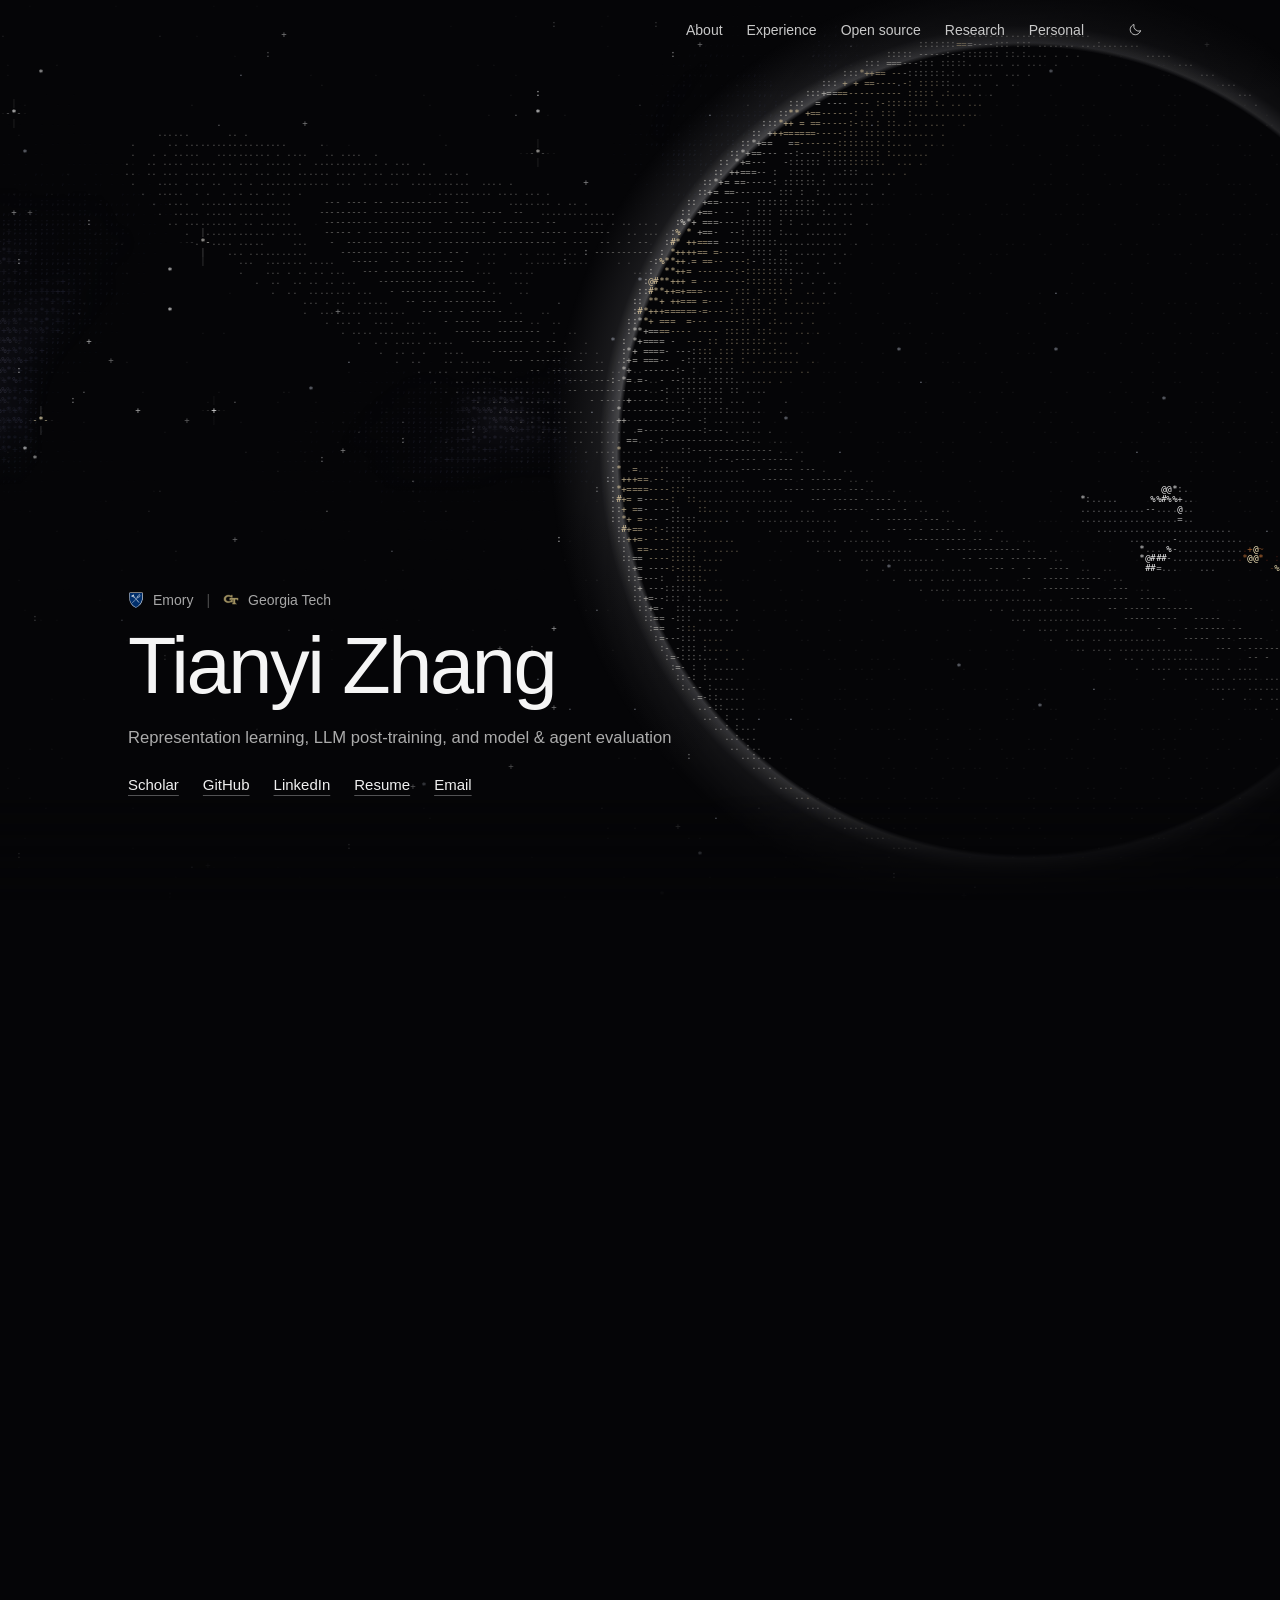
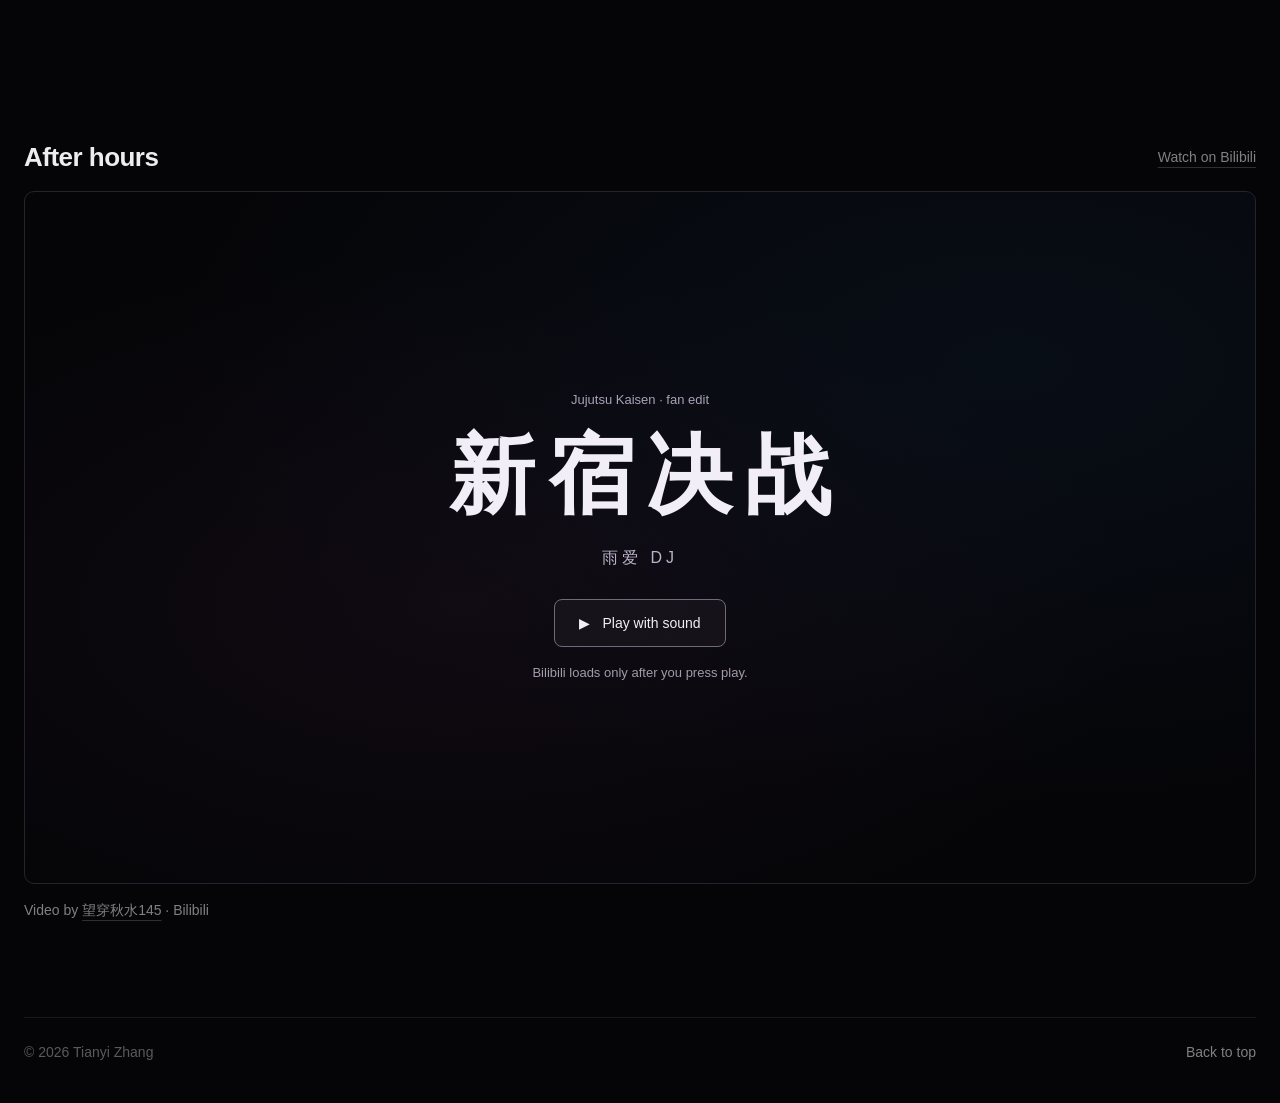
<file: index.html>
<!doctype html>
<html lang="en">
<head>
<meta charset="utf-8">
<meta name="viewport" content="width=device-width, initial-scale=1">
<title>Tianyi Zhang</title>
<meta name="description" content="Tianyi Zhang works on representation learning, LLM post-training, and model and agent evaluation.">
<meta name="color-scheme" content="dark light">
<meta name="theme-color" content="#050507">
<meta property="og:type" content="website">
<meta property="og:url" content="https://tianyi-zhang-02.github.io/">
<meta property="og:title" content="Tianyi Zhang">
<meta property="og:description" content="Representation learning, LLM post-training, and model and agent evaluation. ICML 2026, NVIDIA NeMo RL, LinkedIn.">
<meta property="og:image" content="https://tianyi-zhang-02.github.io/images/og.png">
<meta property="og:image:width" content="1200">
<meta property="og:image:height" content="630">
<meta property="og:image:alt" content="Tianyi Zhang, beside a ringed planet drawn in characters">
<meta name="twitter:card" content="summary_large_image">
<meta name="referrer" content="no-referrer">
<meta http-equiv="Content-Security-Policy" content="default-src 'self'; base-uri 'none'; form-action 'none'; object-src 'none'; script-src 'self'; style-src 'self'; img-src 'self' data:; media-src 'self'; frame-src https://open.spotify.com https://player.bilibili.com; connect-src https://api.github.com; font-src 'self'; worker-src 'none'; upgrade-insecure-requests">
<link rel="icon" href="data:image/svg+xml,%3Csvg xmlns='http://www.w3.org/2000/svg' viewBox='0 0 32 32'%3E%3Ccircle cx='19' cy='17' r='9' fill='%23b8c6e4'/%3E%3Cellipse cx='19' cy='17' rx='15' ry='4' fill='none' stroke='%23d8c49c' stroke-width='1.6' transform='rotate(-18 19 17)'/%3E%3Ccircle cx='5' cy='6' r='1.6' fill='%23ff9446'/%3E%3C/svg%3E">
<link rel="stylesheet" href="site.css?v=17">
<script src="theme-init.js?v=3"></script>
</head>
<body class="portfolio-refined">

<a class="skip-to-profile" href="#top">Skip to profile</a>

<header class="portfolio-bar">
  <div class="portfolio-bar-inner">
    <a class="portfolio-wordmark" href="#profile" aria-label="Tianyi Zhang — back to the top">Tianyi Zhang</a>
    <nav class="section-nav" aria-label="Page sections">
      <a href="#top">About</a>
      <a href="#experience">Experience</a>
      <a href="#work">Open source</a>
      <a href="#publications">Research</a>
      <a href="#personal">Personal</a>
    </nav>
    <button class="theme-toggle" type="button" aria-label="Switch colour theme" title="Switch colour theme">
      <svg class="tt-sun" viewBox="0 0 24 24" aria-hidden="true"><circle cx="12" cy="12" r="4.2"/><path d="M12 2.6v2.2M12 19.2v2.2M4.2 12H2M22 12h-2.2M6.5 6.5 4.9 4.9M19.1 19.1l-1.6-1.6M17.5 6.5l1.6-1.6M4.9 19.1l1.6-1.6"/></svg>
      <svg class="tt-moon" viewBox="0 0 24 24" aria-hidden="true"><path d="M20 14.4A8.4 8.4 0 0 1 9.6 4a8.4 8.4 0 1 0 10.4 10.4Z"/></svg>
    </button>
  </div>
</header>

<section class="sky-hero" id="profile" aria-label="Introduction">
  <canvas class="ascii-sky" aria-hidden="true"></canvas>
  <div class="hero-copy">
    <p class="kicker"><img src="images/emory.svg" alt="">Emory <span class="sep" aria-hidden="true">|</span> <img src="images/gatech.ico" alt="">Georgia Tech</p>
    <h1 class="hero-name" aria-label="Tianyi Zhang">Tianyi Zhang</h1>
    <p class="hero-line">Representation learning, LLM post-training, and model &amp; agent evaluation</p>
    <nav class="hero-links" aria-label="Primary links">
      <a href="https://scholar.google.com/citations?hl=en&amp;view_op=list_works&amp;user=46rbYk0AAAAJ">Scholar</a>
      <a href="https://github.com/tianyi-zhang-02">GitHub</a>
      <a href="https://www.linkedin.com/in/tianyi-zhang2002/">LinkedIn</a>
      <a href="resume/Tianyi_Zhang_Resume_EN.pdf" target="_blank" rel="noopener">Resume</a>
      <a href="mailto:zhangtianyi975@gmail.com">Email</a>
    </nav>
  </div>
</section>

<main class="page">
  <section id="top" class="compact-section about-section">
    <h2 class="section-title">About</h2>
    <div class="about-grid">
      <img class="portrait" src="images/tianyi-zhang.jpg" alt="Portrait of Tianyi Zhang" width="1111" height="1200" loading="lazy" decoding="async">
      <div class="about-copy">
        <p>I’m a master’s student in computer science at <a class="entity-link" href="https://www.gatech.edu/"><img src="images/gatech.ico" alt=""><strong>Georgia Tech</strong></a>, graduating in May 2027.</p>
        <p>Most recently I worked on LLM-based recommendation at <a class="entity-link" href="https://www.linkedin.com/"><img src="images/linkedin.ico" alt=""><strong>LinkedIn</strong></a>. Before that, at <a class="entity-link" href="https://research.nvidia.com/"><img src="images/gatech.ico" alt=""><strong>GT EIC Lab</strong> × <img src="images/nvidia.ico" alt=""><strong>NVIDIA AI Research</strong></a>, I worked on agent evaluation and benchmark auditing (<a href="https://proceedings.mlr.press/v306/suh26a.html">ICML 2026</a>). My research began at <a class="entity-link" href="https://www.emory.edu/"><img src="images/emory.svg" alt=""><strong>Emory</strong></a>, with directed and time-varying brain networks.</p>
        <p>My interests are representation learning, LLM post-training, and model and agent evaluation. I’m particularly interested in <mark>how models learn from sparse or noisy feedback</mark>.</p>
        <p>I’m always glad to hear about <mark>research collaborations</mark>, or to talk through <mark>an interesting research or engineering problem</mark>. Email me at <a class="entity-link" href="mailto:zhangtianyi975@gmail.com">zhangtianyi975@gmail.com</a>.</p>
        <dl class="spec">
          <div>
            <dt>Education</dt>
            <dd><strong><img src="images/gatech.ico" alt="" width="16" height="16">Georgia Tech</strong><span>M.S. in Computer Science</span><span>2025–2027</span></dd>
            <dd><strong><img src="images/emory.svg" alt="" width="16" height="16">Emory University</strong><span>B.S. in Data Science</span><span>2021–2025</span></dd>
          </div>
          <div>
            <dt>Resume</dt>
            <dd class="resume-links"><a href="resume/Tianyi_Zhang_Resume_EN.pdf" target="_blank" rel="noopener">English</a><a href="resume/Tianyi_Zhang_Resume_ZH.pdf" target="_blank" rel="noopener">Chinese</a></dd>
            <dd class="resume-updated">Last updated · <time datetime="2026-11-18">November 18, 2026</time></dd>
          </div>
        </dl>
      </div>
    </div>
  </section>

  <section id="experience" class="compact-section">
    <h2 class="section-title">Experience</h2>
    <ol class="log">
      <li class="log-row">
        <time class="log-when">May – Aug 2026</time>
        <div class="log-body">
          <h3><a href="https://www.linkedin.com/"><img src="images/linkedin.ico" alt="">LinkedIn</a></h3>
          <p>Machine Learning Engineer Intern · LLM-based recommendation for the home feed</p>
          <p class="log-detail">Training data, model design and offline evaluation for a production two-tower retriever.</p>
        </div>
      </li>
      <li class="log-row">
        <time class="log-when">Jul – Dec 2025</time>
        <div class="log-body">
          <h3><span class="log-marks" aria-hidden="true"><img src="images/gatech.ico" alt=""><img src="images/nvidia.ico" alt=""></span>Georgia Tech EIC Lab × NVIDIA AI Research</h3>
          <p>Student Researcher <span class="tag">ICML 2026</span> · Agent evaluation</p>
          <p class="log-detail">Built COBA, the benchmark-auditing pipeline in AgentSuite: a taxonomy-guided LLM judge with structural checks that finds broken tasks in agent benchmarks.</p>
        </div>
      </li>
      <li class="log-row">
        <time class="log-when">Dec 2023 – May 2025</time>
        <div class="log-body">
          <h3><a href="https://www.emory.edu/"><img src="images/emory.svg" alt="">Emory · Graph Mining Lab</a></h3>
          <p>Student Researcher · Graph learning for brain connectivity <span class="tag">AIME, EMBC 2025</span></p>
          <p class="log-detail">Directed brain networks from fMRI time series, and a transformer over recurring connectivity states.</p>
        </div>
      </li>
    </ol>
  </section>

  <section id="work" class="compact-section" aria-labelledby="open-source-title">
    <h2 class="section-title" id="open-source-title">Open source</h2>
    <ol class="oss-timeline" aria-label="Open-source projects, ongoing first">
      <li class="oss-entry oss-entry-current">
        <p class="oss-period"><time datetime="2026-07">Jul 2026</time> <span class="oss-period-end">— Present</span></p>
        <article id="notes" class="oss-project" aria-labelledby="notes-title" data-github-repo="tianyi-zhang-02/cooking-agi">
          <header class="oss-project-heading">
            <a class="oss-mark" href="https://tianyi-zhang-02.github.io/cooking-agi/index.en.html" aria-label="Cooking AGI"><img src="images/notes.svg" alt=""></a>
            <div>
              <h3 id="notes-title"><a href="https://tianyi-zhang-02.github.io/cooking-agi/index.en.html">Cooking AGI</a></h3>
              <p class="oss-role">Creator &amp; maintainer <span class="oss-stars" title="GitHub stars" aria-label="36 GitHub stars">★ <span data-github-star-count>36</span></span></p>
            </div>
          </header>
          <p class="oss-description">Open ML and LLM notes in English and Chinese, with interactive diagrams, coding exercises and interview study plans.</p>
          <div class="oss-actions">
            <a href="https://tianyi-zhang-02.github.io/cooking-agi/index.en.html">Read in English</a>
            <a href="https://tianyi-zhang-02.github.io/cooking-agi/index.zh.html" lang="zh-Hans">中文</a>
            <a href="https://github.com/tianyi-zhang-02/cooking-agi">GitHub</a>
          </div>
        </article>
      </li>
      <li class="oss-entry">
        <p class="oss-period"><time datetime="2026-07">Jul 2026</time> <span class="oss-period-end">— <time datetime="2026-10">Oct 2026</time></span></p>
        <article class="oss-project" aria-labelledby="nemo-title" data-github-repo="NVIDIA-NeMo/RL">
          <header class="oss-project-heading">
            <a class="oss-mark" href="https://github.com/NVIDIA-NeMo/RL" aria-label="NVIDIA NeMo RL repository"><img src="images/nvidia.ico" alt=""></a>
            <div>
              <h3 id="nemo-title"><a href="https://github.com/NVIDIA-NeMo/RL">NVIDIA NeMo RL</a></h3>
              <p class="oss-role">Contributor <span class="oss-stars" title="Repository stars" aria-label="2,166 GitHub stars">★ <span data-github-star-count>2.2k</span></span></p>
            </div>
          </header>
          <p class="oss-description">NVIDIA’s framework for LLM post-training and RL; my work is on training efficiency and correctness.</p>
          <ul class="oss-contributions">
            <li>Cut unneeded compute and communication in log-prob and top-k distillation.</li>
            <li>Worked on multi-reward GDPO in the async training pipeline.</li>
            <li>Worked on streamed PPO minibatches to lower memory use.</li>
          </ul>
          <div class="oss-actions">
            <a href="https://github.com/NVIDIA-NeMo/RL/pulls?q=is:pr+is:merged+author:tianyi-zhang-02">Merged PRs</a>
            <a href="https://github.com/NVIDIA-NeMo/RL/pulls?q=is:pr+is:open+author:tianyi-zhang-02">Open PRs</a>
          </div>
        </article>
      </li>
    </ol>
  </section>

  <section id="publications" class="compact-section">
    <div class="section-heading">
      <h2 class="section-title">Publications</h2>
      <a href="https://scholar.google.com/citations?hl=en&amp;view_op=list_works&amp;user=46rbYk0AAAAJ">Google Scholar</a>
    </div>
    <ol class="publication-list">
      <li>
        <p class="pub-venue">ICML 2026</p>
        <h3><a href="https://openreview.net/pdf?id=2Exmr1eIKZ">AgentSuite: Toward More Reliable Agent Evaluation with a Component-Based Benchmark Auditing Pipeline</a></h3>
        <p class="publication-authors">H. Suh*, S. Lee*, B. Ji*, R. Khare, B. Khan, H. Kim, <strong>T. Zhang</strong>, V. K. Srinivasan, P. Belcak, S. Diao, P. Molchanov, Y. C. Lin, Z. Dong</p>
      </li>
      <li>
        <p class="pub-venue">AIME 2025</p>
        <h3><a href="https://link.springer.com/chapter/10.1007/978-3-031-95841-0_81">Causal Brain Connectivity: Integrating Granger Directed Graphs in fMRI Analysis</a></h3>
        <p class="publication-authors"><strong>T. Zhang</strong>, K. Han, J. Nie, C. You, S. van Rooij, J. Stevens, B. Dunlop, C. Gillespie, C. Yang</p>
      </li>
      <li>
        <p class="pub-venue">IEEE EMBC 2025 · <span class="pub-accent">Oral</span></p>
        <h3><a href="https://www.cs.emory.edu/~jyang71/files/bnst.pdf">Brain Network State Transformer: Leveraging State Functional Connectivity</a></h3>
        <p class="publication-authors">J. Nie, K. Han, <strong>T. Zhang</strong>, C. You, S. van Rooij, J. Stevens, B. Dunlop, C. Gillespie, C. Yang</p>
      </li>
    </ol>
  </section>

  <section id="personal" class="compact-section personal-section">
    <h2 class="section-title">Personal</h2>
    <p class="personal-intro">Away from work: photography, mountains and rivers, animals, travel and music. I am slowly learning the guitar.</p>

    <figure class="hero-reveal personal-panorama">
      <div class="reveal">
        <video class="rv-media rv-video" preload="none" muted loop playsinline poster="videos/namcha-barwa-poster.jpg">
          <source src="videos/namcha-barwa.mp4" type="video/mp4">
        </video>
        <img class="rv-media rv-photo" src="images/namcha-barwa.jpg" alt="Namcha Barwa panorama, Tibet — photo by Tianyi Zhang" loading="lazy" decoding="async">
        <div class="rv-handle" aria-hidden="true"><span class="rv-grip">↔</span></div>
        <input class="rv-range" type="range" min="0" max="100" value="0" step="0.5" aria-label="Slide to reveal the time-lapse">
        <div class="rv-hint">Slide to see the time-lapse</div>
        <button class="panorama-open-button" type="button" data-panorama-open><span>Open panorama</span></button>
      </div>
      <figcaption><span>Namcha Barwa</span><span>Photo by Tianyi</span></figcaption>
    </figure>

    <div class="music-card">
      <div class="music-copy">
        <p class="card-index">Spotify</p>
        <h3 lang="zh-Hans">夯歌分享</h3>
        <p>What I have on repeat lately, updated as I go.</p>
        <a href="https://open.spotify.com/playlist/5mvXtbOcZx8t4gBWIZTFZn?si=b447c6cfe7af4445">Open in Spotify</a>
      </div>
      <div class="spotify-consent" data-spotify-embed data-src="https://open.spotify.com/embed/playlist/5mvXtbOcZx8t4gBWIZTFZn?utm_source=generator&amp;theme=0">
        <button type="button" data-spotify-load>Play on this page</button>
        <p>Spotify loads only after you choose to play.</p>
      </div>
    </div>
  </section>
</main>

<section class="after-hours" id="after-hours" aria-labelledby="after-hours-title">
  <header class="after-hours-heading">
    <p>After hours</p>
    <a href="https://www.bilibili.com/video/BV1QC3G6DEKX/" target="_blank" rel="noopener noreferrer">Watch on Bilibili</a>
  </header>
  <div class="after-hours-screen" id="after-hours-screen">
    <div class="after-hours-invitation">
      <p class="after-hours-label">Jujutsu Kaisen · fan edit</p>
      <h2 id="after-hours-title" lang="zh-Hans">新宿决战</h2>
      <p class="after-hours-track" lang="zh-Hans">雨爱 DJ</p>
      <button class="after-hours-play" type="button" aria-controls="after-hours-screen" hidden><span aria-hidden="true">▶</span> Play with sound</button>
      <p class="after-hours-privacy">Bilibili loads only after you press play.</p>
      <noscript><a href="https://www.bilibili.com/video/BV1QC3G6DEKX/" target="_blank" rel="noopener noreferrer">Play on Bilibili</a></noscript>
    </div>
  </div>
  <footer class="after-hours-footer">
    <p>Video by <a href="https://space.bilibili.com/1182874343/" target="_blank" rel="noopener noreferrer" lang="zh-Hans">望穿秋水145</a> · Bilibili</p>
    <button class="after-hours-close" type="button" hidden>Close player</button>
  </footer>
  <p class="after-hours-status" role="status" aria-live="polite"></p>
</section>

<footer class="onepage-footer"><span>© <span id="yr">2026</span> Tianyi Zhang</span><a href="#profile">Back to top</a></footer>

<dialog class="panorama-dialog" aria-labelledby="panorama-title">
  <div class="panorama-shell">
    <header class="panorama-head">
      <div><p>Interactive panorama</p><h2 id="panorama-title">Namcha Barwa</h2></div>
      <div class="panorama-controls" aria-label="Panorama controls">
        <button type="button" data-panorama-fit>Fit</button>
        <button type="button" data-panorama-actual>1:1</button>
        <button type="button" data-panorama-out aria-label="Zoom out">−</button>
        <output data-panorama-level>100%</output>
        <button type="button" data-panorama-in aria-label="Zoom in">＋</button>
        <button class="panorama-close" type="button" data-panorama-close aria-label="Close panorama">×</button>
      </div>
    </header>
    <div class="panorama-viewport">
      <img class="panorama-image" src="images/namcha-barwa.jpg" data-full-src="images/namcha-barwa-full.jpg" alt="Full panorama of Namcha Barwa in Tibet" draggable="false">
      <div class="panorama-status" data-panorama-status>Fit view · 3000px preview</div>
    </div>
    <footer class="panorama-foot"><span>Scroll or pinch to zoom · drag to explore</span><span>18,493 × 4,519</span></footer>
  </div>
</dialog>

<script src="script.js?v=50"></script>
<script defer src="ascii-sky.js?v=5"></script>
<script defer src="ascii-page.js?v=2"></script>
<script defer src="after-hours.js?v=1"></script>
<script defer src="portfolio.js?v=7"></script>
</body>
</html>
</file>
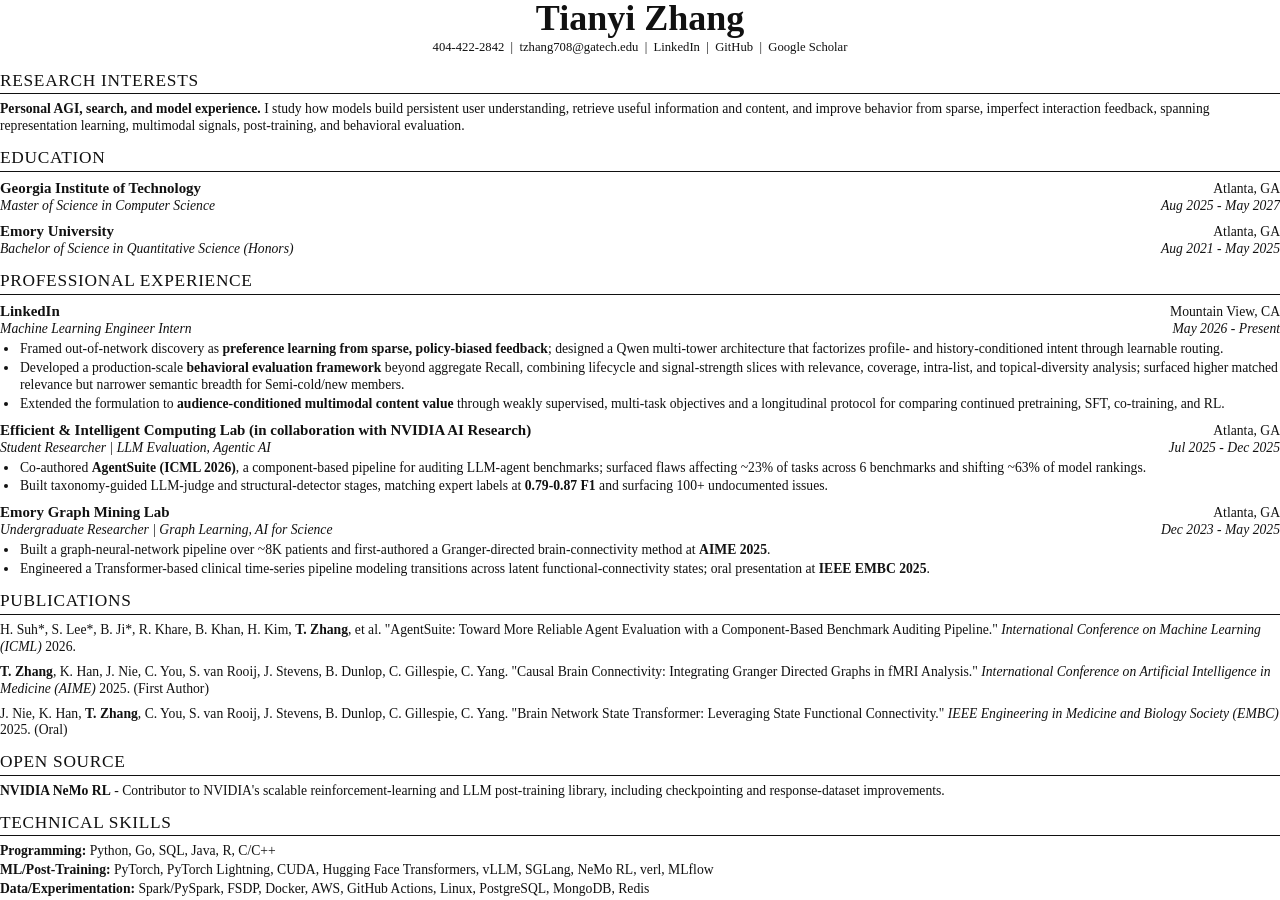
<file: cv-print.html>
<!doctype html>
<html lang="en">
<head>
<meta charset="utf-8">
<title>Tianyi Zhang - Curriculum Vitae</title>
<style>
  @page { size: Letter; margin: 0.42in 0.48in; }
  * { box-sizing: border-box; }
  body { margin: 0; color: #111; font: 10.25pt/1.24 Georgia, "Times New Roman", serif; }
  a { color: inherit; text-decoration: none; }
  h1 { margin: 0; text-align: center; font-size: 27pt; line-height: 1; }
  .contact { margin: 4px 0 14px; text-align: center; font-size: 9.5pt; }
  h2 { margin: 12px 0 7px; padding-bottom: 2px; border-bottom: 0.8px solid #111;
       font-size: 13pt; font-weight: 400; letter-spacing: .04em; text-transform: uppercase; }
  p { margin: 0 0 6px; }
  .entry { margin: 0 0 8px; }
  .row { display: flex; justify-content: space-between; gap: 16px; align-items: baseline; }
  .title { font-weight: 700; font-size: 11.2pt; }
  .where { white-space: nowrap; }
  .sub { display: flex; justify-content: space-between; gap: 16px; font-style: italic; }
  ul { margin: 3px 0 0 19px; padding: 0; }
  li { margin: 2px 0; padding-left: 1px; }
  .page-break { break-before: page; page-break-before: always; }
  .pub { margin: 0 0 8px; }
  .project { margin: 0 0 11px; }
  .skills div { margin: 2px 0; }
</style>
</head>
<body>
  <h1>Tianyi Zhang</h1>
  <div class="contact">
    404-422-2842 &nbsp;|&nbsp;
    <a href="mailto:tzhang708@gatech.edu">tzhang708@gatech.edu</a> &nbsp;|&nbsp;
    <a href="https://www.linkedin.com/in/tianyi-zhang2002/">LinkedIn</a> &nbsp;|&nbsp;
    <a href="https://github.com/tianyi-zhang-02">GitHub</a> &nbsp;|&nbsp;
    <a href="https://scholar.google.com/citations?user=46rbYk0AAAAJ">Google Scholar</a>
  </div>

  <h2>Research Interests</h2>
  <p><strong>Personal AGI, search, and model experience.</strong> I study how models build persistent user understanding,
  retrieve useful information and content, and improve behavior from sparse, imperfect interaction feedback, spanning
  representation learning, multimodal signals, post-training, and behavioral evaluation.</p>

  <h2>Education</h2>
  <div class="entry">
    <div class="row"><span class="title">Georgia Institute of Technology</span><span class="where">Atlanta, GA</span></div>
    <div class="sub"><span>Master of Science in Computer Science</span><span>Aug 2025 - May 2027</span></div>
  </div>
  <div class="entry">
    <div class="row"><span class="title">Emory University</span><span class="where">Atlanta, GA</span></div>
    <div class="sub"><span>Bachelor of Science in Quantitative Science (Honors)</span><span>Aug 2021 - May 2025</span></div>
  </div>

  <h2>Professional Experience</h2>
  <div class="entry">
    <div class="row"><span class="title">LinkedIn</span><span class="where">Mountain View, CA</span></div>
    <div class="sub"><span>Machine Learning Engineer Intern</span><span>May 2026 - Present</span></div>
    <ul>
      <li>Framed out-of-network discovery as <strong>preference learning from sparse, policy-biased feedback</strong>;
      designed a Qwen multi-tower architecture that factorizes profile- and history-conditioned intent through learnable routing.</li>
      <li>Developed a production-scale <strong>behavioral evaluation framework</strong> beyond aggregate Recall, combining
      lifecycle and signal-strength slices with relevance, coverage, intra-list, and topical-diversity analysis; surfaced
      higher matched relevance but narrower semantic breadth for Semi-cold/new members.</li>
      <li>Extended the formulation to <strong>audience-conditioned multimodal content value</strong> through weakly supervised,
      multi-task objectives and a longitudinal protocol for comparing continued pretraining, SFT, co-training, and RL.</li>
    </ul>
  </div>
  <div class="entry">
    <div class="row"><span class="title">Efficient &amp; Intelligent Computing Lab (in collaboration with NVIDIA AI Research)</span><span class="where">Atlanta, GA</span></div>
    <div class="sub"><span>Student Researcher | LLM Evaluation, Agentic AI</span><span>Jul 2025 - Dec 2025</span></div>
    <ul>
      <li>Co-authored <strong>AgentSuite (ICML 2026)</strong>, a component-based pipeline for auditing LLM-agent
      benchmarks; surfaced flaws affecting ~23% of tasks across 6 benchmarks and shifting ~63% of model rankings.</li>
      <li>Built taxonomy-guided LLM-judge and structural-detector stages, matching expert labels at
      <strong>0.79-0.87 F1</strong> and surfacing 100+ undocumented issues.</li>
    </ul>
  </div>
  <div class="entry">
    <div class="row"><span class="title">Emory Graph Mining Lab</span><span class="where">Atlanta, GA</span></div>
    <div class="sub"><span>Undergraduate Researcher | Graph Learning, AI for Science</span><span>Dec 2023 - May 2025</span></div>
    <ul>
      <li>Built a graph-neural-network pipeline over ~8K patients and first-authored a Granger-directed
      brain-connectivity method at <strong>AIME 2025</strong>.</li>
      <li>Engineered a Transformer-based clinical time-series pipeline modeling transitions across latent
      functional-connectivity states; oral presentation at <strong>IEEE EMBC 2025</strong>.</li>
    </ul>
  </div>

  <div class="page-break"></div>
  <h2>Publications</h2>
  <div class="pub">H. Suh*, S. Lee*, B. Ji*, R. Khare, B. Khan, H. Kim, <strong>T. Zhang</strong>, et al.
  "AgentSuite: Toward More Reliable Agent Evaluation with a Component-Based Benchmark Auditing Pipeline."
  <em>International Conference on Machine Learning (ICML)</em> 2026.</div>
  <div class="pub"><strong>T. Zhang</strong>, K. Han, J. Nie, C. You, S. van Rooij, J. Stevens, B. Dunlop,
  C. Gillespie, C. Yang. "Causal Brain Connectivity: Integrating Granger Directed Graphs in fMRI Analysis."
  <em>International Conference on Artificial Intelligence in Medicine (AIME)</em> 2025. (First Author)</div>
  <div class="pub">J. Nie, K. Han, <strong>T. Zhang</strong>, C. You, S. van Rooij, J. Stevens, B. Dunlop,
  C. Gillespie, C. Yang. "Brain Network State Transformer: Leveraging State Functional Connectivity."
  <em>IEEE Engineering in Medicine and Biology Society (EMBC)</em> 2025. (Oral)</div>

  <h2>Open Source</h2>
  <p><strong>NVIDIA NeMo RL</strong> - Contributor to NVIDIA's scalable reinforcement-learning and LLM
  post-training library, including checkpointing and response-dataset improvements.</p>

  <h2>Technical Skills</h2>
  <div class="skills">
    <div><strong>Programming:</strong> Python, Go, SQL, Java, R, C/C++</div>
    <div><strong>ML/Post-Training:</strong> PyTorch, PyTorch Lightning, CUDA, Hugging Face Transformers, vLLM, SGLang, NeMo RL, verl, MLflow</div>
    <div><strong>Data/Experimentation:</strong> Spark/PySpark, FSDP, Docker, AWS, GitHub Actions, Linux, PostgreSQL, MongoDB, Redis</div>
  </div>
</body>
</html>
</file>
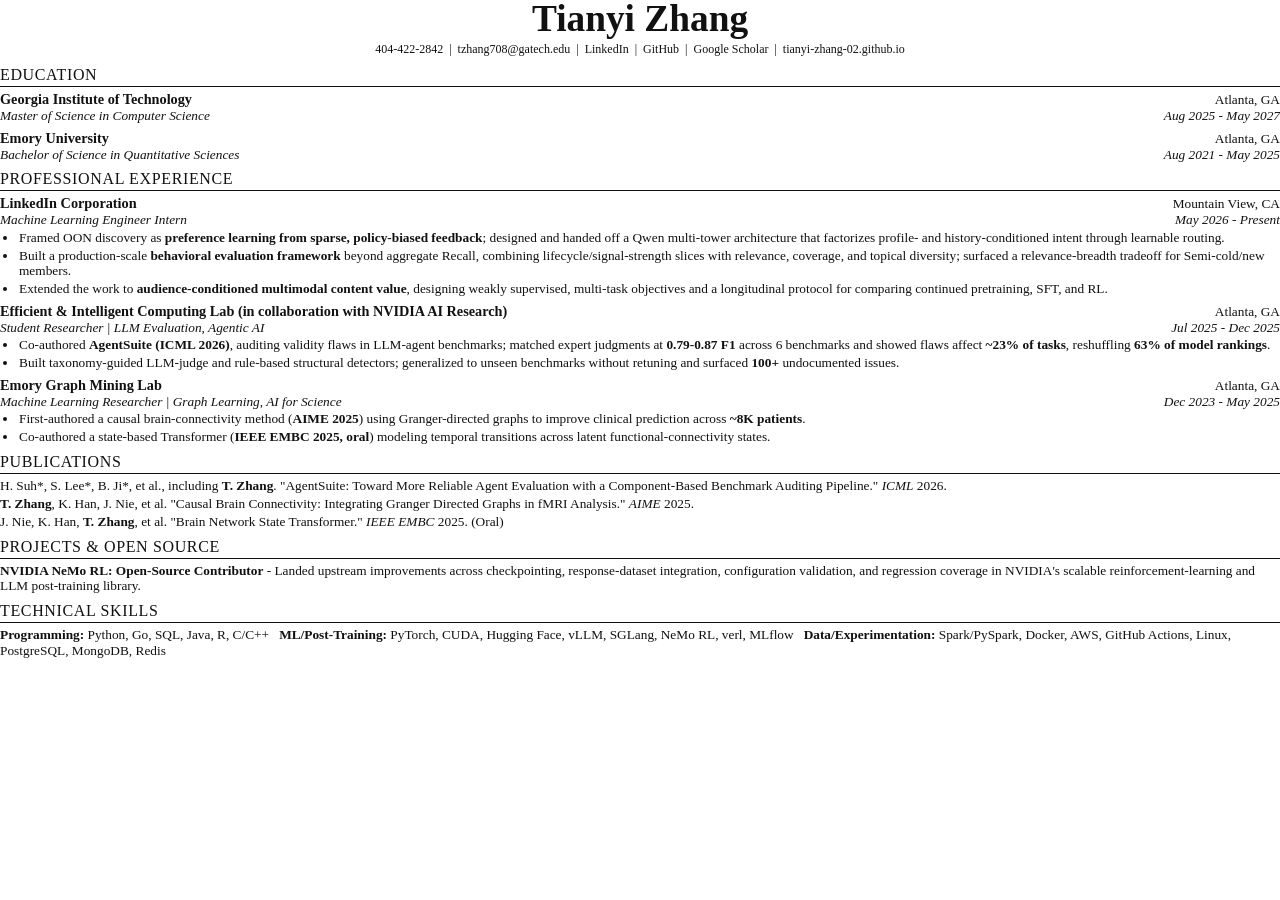
<file: resume-print.html>
<!doctype html>
<html lang="en">
<head>
<meta charset="utf-8">
<title>Tianyi Zhang - Resume</title>
<style>
  @page { size: Letter; margin: 0.38in 0.44in; }
  * { box-sizing: border-box; }
  body { margin: 0; color: #111; font: 10pt/1.18 Georgia, "Times New Roman", serif; }
  a { color: inherit; text-decoration: none; }
  h1 { margin: 0; text-align: center; font-size: 28pt; line-height: 1; font-weight: 700; }
  .contact { margin: 5px 0 10px; text-align: center; font-size: 9pt; }
  h2 { margin: 8px 0 4px; padding-bottom: 1px; border-bottom: 0.75px solid #111;
       font-size: 12pt; font-weight: 400; letter-spacing: .04em; text-transform: uppercase; }
  .entry { margin: 0 0 6px; }
  .row { display: flex; justify-content: space-between; gap: 14px; align-items: baseline; }
  .title { font-weight: 700; font-size: 10.7pt; }
  .where { white-space: nowrap; }
  .sub { display: flex; justify-content: space-between; gap: 14px; font-style: italic; }
  ul { margin: 2px 0 0 18px; padding: 0; }
  li { margin: 2px 0; padding-left: 1px; }
  .pub { margin: 2.5px 0; }
  .project { margin: 3.5px 0; }
  .skills { margin-top: 2px; }
  .tight { letter-spacing: -.01em; }
</style>
</head>
<body>
  <h1>Tianyi Zhang</h1>
  <div class="contact">
    404-422-2842 &nbsp;|&nbsp;
    <a href="mailto:tzhang708@gatech.edu">tzhang708@gatech.edu</a> &nbsp;|&nbsp;
    <a href="https://www.linkedin.com/in/tianyi-zhang2002/">LinkedIn</a> &nbsp;|&nbsp;
    <a href="https://github.com/tianyi-zhang-02">GitHub</a> &nbsp;|&nbsp;
    <a href="https://scholar.google.com/citations?user=46rbYk0AAAAJ">Google Scholar</a> &nbsp;|&nbsp;
    <a href="https://tianyi-zhang-02.github.io">tianyi-zhang-02.github.io</a>
  </div>

  <h2>Education</h2>
  <div class="entry">
    <div class="row"><span class="title">Georgia Institute of Technology</span><span class="where">Atlanta, GA</span></div>
    <div class="sub"><span>Master of Science in Computer Science</span><span>Aug 2025 - May 2027</span></div>
  </div>
  <div class="entry">
    <div class="row"><span class="title">Emory University</span><span class="where">Atlanta, GA</span></div>
    <div class="sub"><span>Bachelor of Science in Quantitative Sciences</span><span>Aug 2021 - May 2025</span></div>
  </div>

  <h2>Professional Experience</h2>
  <div class="entry">
    <div class="row"><span class="title">LinkedIn Corporation</span><span class="where">Mountain View, CA</span></div>
    <div class="sub"><span>Machine Learning Engineer Intern</span><span>May 2026 - Present</span></div>
    <ul>
      <li>Framed OON discovery as <strong>preference learning from sparse, policy-biased feedback</strong>; designed and
      handed off a Qwen multi-tower architecture that factorizes profile- and history-conditioned intent through learnable routing.</li>
      <li>Built a production-scale <strong>behavioral evaluation framework</strong> beyond aggregate Recall, combining
      lifecycle/signal-strength slices with relevance, coverage, and topical diversity; surfaced a relevance-breadth tradeoff for Semi-cold/new members.</li>
      <li>Extended the work to <strong>audience-conditioned multimodal content value</strong>, designing weakly supervised,
      multi-task objectives and a longitudinal protocol for comparing continued pretraining, SFT, and RL.</li>
    </ul>
  </div>
  <div class="entry">
    <div class="row"><span class="title">Efficient &amp; Intelligent Computing Lab (in collaboration with NVIDIA AI Research)</span><span class="where">Atlanta, GA</span></div>
    <div class="sub"><span>Student Researcher | LLM Evaluation, Agentic AI</span><span>Jul 2025 - Dec 2025</span></div>
    <ul>
      <li>Co-authored <strong>AgentSuite (ICML 2026)</strong>, auditing validity flaws in LLM-agent benchmarks;
      matched expert judgments at <strong>0.79-0.87 F1</strong> across 6 benchmarks and showed flaws affect
      <strong>~23% of tasks</strong>, reshuffling <strong>63% of model rankings</strong>.</li>
      <li>Built taxonomy-guided LLM-judge and rule-based structural detectors; generalized to unseen benchmarks
      without retuning and surfaced <strong>100+</strong> undocumented issues.</li>
    </ul>
  </div>
  <div class="entry">
    <div class="row"><span class="title">Emory Graph Mining Lab</span><span class="where">Atlanta, GA</span></div>
    <div class="sub"><span>Machine Learning Researcher | Graph Learning, AI for Science</span><span>Dec 2023 - May 2025</span></div>
    <ul>
      <li>First-authored a causal brain-connectivity method (<strong>AIME 2025</strong>) using Granger-directed
      graphs to improve clinical prediction across <strong>~8K patients</strong>.</li>
      <li>Co-authored a state-based Transformer (<strong>IEEE EMBC 2025, oral</strong>) modeling temporal
      transitions across latent functional-connectivity states.</li>
    </ul>
  </div>

  <h2>Publications</h2>
  <div class="pub">H. Suh*, S. Lee*, B. Ji*, et al., including <strong>T. Zhang</strong>. "AgentSuite: Toward More Reliable Agent Evaluation with a Component-Based Benchmark Auditing Pipeline." <em>ICML</em> 2026.</div>
  <div class="pub"><strong>T. Zhang</strong>, K. Han, J. Nie, et al. "Causal Brain Connectivity: Integrating Granger Directed Graphs in fMRI Analysis." <em>AIME</em> 2025.</div>
  <div class="pub">J. Nie, K. Han, <strong>T. Zhang</strong>, et al. "Brain Network State Transformer." <em>IEEE EMBC</em> 2025. (Oral)</div>

  <h2>Projects &amp; Open Source</h2>
  <div class="project"><strong><a href="https://github.com/NVIDIA-NeMo/RL/commits/main/?author=tianyi-zhang-02">NVIDIA NeMo RL: Open-Source Contributor</a></strong> - Landed upstream improvements
  across checkpointing, response-dataset integration, configuration validation, and regression coverage in
  NVIDIA's scalable reinforcement-learning and LLM post-training library.</div>

  <h2>Technical Skills</h2>
  <div class="skills"><strong>Programming:</strong> Python, Go, SQL, Java, R, C/C++ &nbsp;
  <strong>ML/Post-Training:</strong> PyTorch, CUDA, Hugging Face, vLLM, SGLang, NeMo RL, verl, MLflow &nbsp;
  <strong>Data/Experimentation:</strong> Spark/PySpark, Docker, AWS, GitHub Actions, Linux, PostgreSQL, MongoDB, Redis</div>
</body>
</html>
</file>
<file: site.css>
/* Tianyi Zhang — one stylesheet for the whole page.
   The hero is a sky drawn in characters: glowing on the night in the dark theme, in ink on the
   page's paper in the light one. The page follows the theme toggle (dark unless light is pinned); in
   the dark theme its background is the sky's colour at the visitor's hour (--sky, set by theme-init.js).
   Everything around the sky is set quietly: one system sans in sentence case, plain underlined links,
   rows divided by hairlines, no HUD dressing. Hooks used by the scripts are kept: .reveal/.rv-*, .panorama-*, [data-spotify-*], [data-github-*],
   .after-hours-*. */

/* ------------------------------------------------------------------ tokens */
:root {
  --mono: ui-monospace, "SF Mono", SFMono-Regular, Menlo, Consolas, "Liberation Mono", monospace;
  --sans: -apple-system, BlinkMacSystemFont, "Segoe UI", Roboto, "Helvetica Neue", Arial, "PingFang SC", "Hiragino Sans GB", "Microsoft YaHei", sans-serif;

  --bg: var(--sky, #050507);
  --panel: rgba(255, 255, 255, .03);
  --ink: #ededed;
  --text: #b0b0b0;
  --muted: #808080;
  --dim: #5a5a5a;
  --line: rgba(255, 255, 255, .08);
  --line-2: rgba(255, 255, 255, .17);
  --accent: #d8c49c;
  --photo-shadow: rgba(0, 0, 0, .5);                   /* photos keep a neutral shadow, never the season's colours */

  /* the hero's sky; the light theme redraws it in ink below */
  --ascii-ink: #f0f0f0;
  --ascii-dim: #5e5e5e;
  --ascii-fire: #ff9446;
  --ascii-hot: #fff0c2;
  --ascii-planet: #d2cfc8;
  --ascii-sand: #d8c49c;
  --ascii-blink: #ff6157;
  --ascii-ember: #b8442e;
  --ascii-light: 0;
  color-scheme: dark;
}
:root[data-theme="light"] {
  --bg: #f5f4f0;
  --panel: rgba(0, 0, 0, .025);
  --ink: #161616;
  --text: #3a3a3a;
  --muted: #6b6b6b;
  --dim: #999999;
  --line: rgba(0, 0, 0, .09);
  --line-2: rgba(0, 0, 0, .19);
  --accent: #8a6420;
  --photo-shadow: rgba(30, 34, 48, .2);
  color-scheme: light;
}

/* ------------------------------------------------------------------ base */
*, *::before, *::after { box-sizing: border-box; }
html { background: var(--bg); -webkit-text-size-adjust: 100%; scroll-behavior: smooth; }
body { margin: 0; color: var(--text); font: 400 16px/1.7 var(--sans); -webkit-font-smoothing: antialiased; }
img, video, canvas { display: block; max-width: 100%; }
a { color: inherit; text-underline-offset: .22em; }
h1, h2, h3 { margin: 0; color: var(--ink); }
p { margin: 0; }
:is(a, button, input, summary):focus-visible { outline: 2px solid var(--accent); outline-offset: 4px; }
::selection { background: var(--accent); color: #050507; }
[hidden] { display: none !important; }

.skip-to-profile {
  position: fixed; top: 12px; left: 12px; z-index: 100; padding: 12px 20px;
  background: var(--panel); color: var(--ink); font: 14px var(--sans); transform: translateY(-180%);
}
.skip-to-profile:focus { transform: none; }

/* links in running copy: a plain underline that stays with the text, whatever the tap target's height */
.hero-links a, .entity-link, .resume-links a, .oss-actions a, .music-copy a, .after-hours a {
  color: var(--ink); text-decoration: underline; text-decoration-thickness: 1px; text-decoration-color: var(--line-2); text-underline-offset: 5px;
  transition: color .2s ease, text-decoration-color .2s ease;
}
.hero-links a:hover, .entity-link:hover, .resume-links a:hover, .oss-actions a:hover, .music-copy a:hover, .after-hours a:hover { text-decoration-color: currentColor; }

/* ------------------------------------------------------------------ top bar */
.portfolio-bar {
  position: fixed; inset: 0 0 auto; z-index: 50; height: 60px; color: #c8c8c8;
  border-bottom: 1px solid transparent; transition: background-color .3s ease, border-color .3s ease, color .3s ease;
}
.past-hero .portfolio-bar {
  background: rgba(5, 5, 7, .8); background: color-mix(in srgb, var(--bg) 82%, transparent); border-bottom-color: var(--line); color: var(--muted);
  -webkit-backdrop-filter: blur(12px); backdrop-filter: blur(12px);
}
.portfolio-bar-inner { display: flex; align-items: center; gap: 24px; height: 100%; max-width: 1120px; margin: 0 auto; padding: 0 clamp(20px, 5vw, 48px); }
/* the bar names the page only once the big name has scrolled away */
.portfolio-wordmark { flex: none; color: #f0f0f0; font: 600 15px/1 var(--sans); letter-spacing: -.005em; text-decoration: none; opacity: 0; transition: opacity .3s ease; }
.past-hero .portfolio-wordmark { color: var(--ink); opacity: 1; }
.section-nav { display: flex; gap: 4px; min-width: 0; margin-left: auto; overflow-x: auto; scrollbar-width: none; }
.section-nav::-webkit-scrollbar { display: none; }
.section-nav a {
  padding: 8px 10px; white-space: nowrap; text-decoration: none; color: inherit;
  font: 400 14px/1 var(--sans); transition: color .2s ease;
}
.section-nav a:hover { color: #f0f0f0; }
.past-hero .section-nav a:hover { color: var(--ink); }
.section-nav a[aria-current] { color: #f0f0f0; }
.past-hero .section-nav a[aria-current] { color: var(--ink); }
.theme-toggle {
  flex: none; display: grid; place-items: center; width: 34px; height: 34px; padding: 0;
  border: 0; border-radius: 50%; background: transparent; color: inherit; cursor: pointer; transition: color .2s ease;
}
.theme-toggle:hover { color: var(--accent); }
.theme-toggle svg { width: 15px; height: 15px; fill: none; stroke: currentColor; stroke-width: 1.5; stroke-linecap: round; }
.theme-toggle .tt-sun { display: none; }
:root[data-theme="light"] .theme-toggle .tt-sun { display: block; }
:root[data-theme="light"] .theme-toggle .tt-moon { display: none; }

/* ------------------------------------------------------------------ hero */
.sky-hero {
  position: relative; height: 100vh; height: 100svh; min-height: 620px; max-height: 1300px; overflow: hidden;
  background: var(--sky, #050507); color: #f0f0f0; cursor: crosshair; isolation: isolate;
  /* the sky falls away into the page, glows and all */
  -webkit-mask-image: linear-gradient(to bottom, #000 88%, transparent); mask-image: linear-gradient(to bottom, #000 88%, transparent);
}
.sky-hero canvas.ascii-sky { position: absolute; inset: 0; width: 100%; height: 100%; }
/* keep the bar and the copy legible over the sky */
.sky-hero::after {
  content: ""; position: absolute; inset: 0; pointer-events: none;
  background:
    linear-gradient(to bottom, color-mix(in srgb, var(--sky, #050507) 55%, transparent), transparent 96px),
    radial-gradient(ellipse 58% 52% at 16% 80%, color-mix(in srgb, var(--sky, #050507) 82%, transparent), transparent 70%);
}
/* on the same left edge as the bar and the sections below */
.hero-copy { position: absolute; z-index: 1; left: max(clamp(20px, 5vw, 48px), calc((100% - 1120px) / 2 + clamp(20px, 5vw, 48px))); right: 20px; bottom: clamp(64px, 12vh, 128px); max-width: 920px; cursor: auto; }
.kicker { display: flex; align-items: center; gap: 9px; margin: 0 0 18px; color: #a6a6a6; font: 500 14px/1 var(--sans); }
.kicker img { width: 16px; height: 16px; border-radius: 3px; object-fit: contain; }
.kicker .sep { margin: 0 4px; color: #4d4d4d; }
.hero-name {
  color: #f5f5f5; font: 500 clamp(40px, 6.2vw, 88px)/1 var(--sans); letter-spacing: -.03em; white-space: nowrap;
}
.hero-line { max-width: 40em; margin-top: 20px; color: #ababab; font: 400 clamp(16px, 1.3vw, 18px)/1.55 var(--sans); }
.hero-links { display: flex; flex-wrap: wrap; gap: 10px 24px; margin-top: 26px; font: 500 15px/1 var(--sans); }
.hero-links a { color: #f0f0f0; text-decoration-color: rgba(255, 255, 255, .32); }
.hero-links a:hover { color: #fff; }

/* the light theme: the same sky, drawn in ink on the page's paper */
:root[data-theme="light"] {
  --ascii-ink: #1c1c1c;
  --ascii-dim: #a5a5a5;
  --ascii-fire: #c4501a;
  --ascii-hot: #7a2a0c;
  --ascii-planet: #2f2f2f;
  --ascii-sand: #8a6420;
  --ascii-blink: #c4301a;
  --ascii-ember: #b8442e;
  --ascii-light: 1;
}
:root[data-theme="light"] .sky-hero { background: var(--bg); color: var(--ink); }
:root[data-theme="light"] .sky-hero::after {
  background:
    linear-gradient(to bottom, color-mix(in srgb, var(--bg) 55%, transparent), transparent 96px),
    radial-gradient(ellipse 58% 52% at 16% 80%, color-mix(in srgb, var(--bg) 82%, transparent), transparent 70%);
}
:root[data-theme="light"] .kicker { color: var(--muted); }
:root[data-theme="light"] .kicker .sep { color: var(--dim); }
:root[data-theme="light"] .hero-name { color: var(--ink); }
:root[data-theme="light"] .hero-line { color: var(--text); }
:root[data-theme="light"] .hero-links a { color: var(--ink); text-decoration-color: var(--line-2); }
:root[data-theme="light"] .hero-links a:hover { text-decoration-color: currentColor; }
:root[data-theme="light"] .portfolio-bar { color: var(--muted); }
:root[data-theme="light"] :is(.portfolio-wordmark, .section-nav a:hover, .section-nav a[aria-current]) { color: var(--ink); }

/* ------------------------------------------------------------------ page */
.page { position: relative; max-width: 1120px; margin: 0 auto; padding: clamp(72px, 10vw, 136px) clamp(20px, 5vw, 48px) 24px; }
.compact-section { padding-bottom: clamp(80px, 9vw, 120px); scroll-margin-top: 80px; }
.section-title { margin-bottom: 28px; color: var(--ink); font: 600 26px/1.2 var(--sans); letter-spacing: -.02em; }
.section-heading { display: flex; align-items: baseline; gap: 20px; margin-bottom: 28px; }
.section-heading .section-title { flex: 1; margin: 0; }
.section-heading > a { color: var(--muted); font: 400 14.5px/1.4 var(--sans); text-decoration: none; white-space: nowrap; }
.section-heading > a:hover { color: var(--accent); }

.tx-reveal .compact-section { opacity: 0; transform: translateY(16px); transition: opacity .8s ease, transform .8s cubic-bezier(.2, .7, .2, 1); }
.tx-reveal .compact-section.is-in { opacity: 1; transform: none; }


/* ------------------------------------------------------------------ about */
.about-grid { display: grid; grid-template-columns: 240px minmax(0, 1fr); gap: clamp(32px, 6vw, 80px); align-items: start; }
.portrait { width: 100%; height: auto; border-radius: 10px; background: #fff; box-shadow: 0 0 0 1px var(--line-2), 0 18px 60px -18px var(--photo-shadow); }
.about-copy > p { max-width: 38em; margin-bottom: 18px; color: var(--text); font-size: 17px; line-height: 1.8; }
/* the few phrases worth remembering, marked as with a highlighter; the stroke sweeps in once as the section arrives */
.about-copy mark {
  color: var(--ink); padding: 0 .1em; border-radius: 2px;
  background: linear-gradient(color-mix(in srgb, var(--accent) 30%, transparent), color-mix(in srgb, var(--accent) 30%, transparent)) 0 88% / 100% .5em no-repeat;
  -webkit-box-decoration-break: clone; box-decoration-break: clone;
}
.tx-reveal .about-section mark { background-size: 0% .5em; transition: background-size .9s cubic-bezier(.2, .7, .2, 1) .45s; }
.tx-reveal .about-section mark + mark { transition-delay: .75s; }
.tx-reveal .about-section.is-in mark { background-size: 100% .5em; }
.entity-link img, .log-body h3 img, .log-marks img, .spec strong img { display: inline-block; width: 15px; height: 15px; margin: 0 6px 0 2px; vertical-align: -2px; border-radius: 3px; object-fit: contain; }
.entity-link strong { font-weight: 600; }
.spec { display: grid; grid-template-columns: repeat(2, minmax(0, 1fr)); gap: 28px; max-width: 40em; margin: 30px 0 0; padding-top: 26px; border-top: 1px solid var(--line); }
.spec dt { color: var(--ink); font: 600 13px/1 var(--sans); }
.spec dd { margin: 14px 0 0; color: var(--muted); font-size: 14px; line-height: 1.6; }
.spec strong { display: block; color: var(--ink); font-weight: 600; }
.spec dd span { display: block; }
.spec dd span + span { color: var(--dim); }
.resume-links { display: flex; gap: 22px; }
.resume-links a, .oss-actions a, .music-copy a { font: 400 14.5px/1.4 var(--sans); }
.spec .resume-updated { color: var(--dim); }

/* ------------------------------------------------------------------ experience */
.log, .publication-list, .oss-timeline { list-style: none; margin: 0; padding: 0; }
.log-row, .publication-list li { display: grid; grid-template-columns: 190px minmax(0, 1fr); gap: 4px 28px; padding: 24px 0; border-top: 1px solid var(--line); }
.log-row:last-child, .publication-list li:last-child { border-bottom: 1px solid var(--line); }
.log-when, .oss-period, .pub-venue { padding-top: 4px; color: var(--muted); font: 400 14px/1.6 var(--sans); font-variant-numeric: tabular-nums; }
.log-body h3 { font: 600 18px/1.45 var(--sans); letter-spacing: -.005em; }
.log-body h3 a { color: inherit; text-decoration: none; }
.log-body h3 a:hover { color: var(--accent); }
.log-body h3 img, .log-marks img { width: 17px; height: 17px; margin: 0 9px 0 0; vertical-align: -3px; }
.log-marks img + img { margin-left: -4px; }
.log-body p { margin-top: 6px; color: var(--text); font-size: 15.5px; }
/* one line on the system behind the role */
.log-body .log-detail { max-width: 44em; color: var(--muted); font-size: 14.5px; line-height: 1.65; }
.tag { color: var(--muted); white-space: nowrap; }
.tag::before { content: "· "; }

/* ------------------------------------------------------------------ open source */
/* plain rows like the experience log */
.oss-entry { display: grid; grid-template-columns: 190px minmax(0, 1fr); gap: 28px; padding: 26px 0; border-top: 1px solid var(--line); }
.oss-entry:last-child { border-bottom: 1px solid var(--line); }
.oss-period-end { display: block; color: var(--dim); }
.oss-project { position: relative; }
.oss-project-heading { display: flex; align-items: center; gap: 16px; }
.oss-mark { flex: none; display: grid; place-items: center; width: 34px; height: 34px; border: 1px solid var(--line-2); border-radius: 8px; }
.oss-mark img { width: 18px; height: 18px; object-fit: contain; }
.oss-project h3 { font: 600 19px/1.3 var(--sans); }
.oss-project h3 a { color: inherit; text-decoration: none; }
.oss-project h3 a:hover { color: var(--accent); }
.oss-role { margin-top: 5px; color: var(--muted); font: 400 14px/1.4 var(--sans); }
.oss-stars { margin-left: 10px; }
.oss-description { margin-top: 12px; color: var(--text); font-size: 15.5px; line-height: 1.75; }
.oss-contributions { margin: 14px 0 0; padding: 0 0 0 1.2em; list-style: disc; }
.oss-contributions li { padding-left: 2px; color: var(--text); font-size: 15px; line-height: 1.7; }
.oss-contributions li::marker { color: var(--dim); }
.oss-contributions li + li { margin-top: 6px; }
.oss-actions { display: flex; flex-wrap: wrap; gap: 8px 20px; margin-top: 14px; }

/* ------------------------------------------------------------------ publications */
.pub-venue { grid-row: span 2; }
.pub-accent { color: var(--ink); font-weight: 600; }
.publication-list h3 { font: 600 17.5px/1.5 var(--sans); }
.publication-list h3 a { color: inherit; text-decoration: none; background: linear-gradient(var(--accent), var(--accent)) left bottom / 0 1px no-repeat; transition: background-size .35s ease, color .2s ease; }
.publication-list h3 a:hover { color: var(--accent); background-size: 100% 1px; }
.publication-authors { margin-top: 8px; color: var(--muted); font-size: 14px; line-height: 1.65; }
.publication-authors strong { color: var(--ink); font-weight: 600; }

/* ------------------------------------------------------------------ personal */
.personal-intro { max-width: 38em; margin-bottom: 30px; color: var(--text); font-size: 17px; line-height: 1.8; }
.hero-reveal { margin: 0; }
.hero-reveal figcaption {
  display: flex; justify-content: space-between; gap: 16px; flex-wrap: wrap; margin-top: 12px;
  color: var(--dim); font: 400 13.5px/1.5 var(--sans);
}
.reveal { --pos: 0%; position: relative; aspect-ratio: 16 / 9; overflow: hidden; border-radius: 10px; background: #000; touch-action: pan-y; box-shadow: 0 0 0 1px var(--line-2), 0 30px 80px -30px var(--photo-shadow); }
.rv-media { position: absolute; inset: 0; width: 100%; height: 100%; object-fit: cover; }
.rv-photo { clip-path: inset(0 0 0 var(--pos)); }
/* clamp so the round grip never gets half-clipped by the figure's overflow */
.rv-handle { position: absolute; top: 0; bottom: 0; left: clamp(19px, var(--pos), calc(100% - 19px)); width: 2px; background: #fff; transform: translateX(-1px); pointer-events: none; }
.rv-grip {
  position: absolute; top: 50%; left: 50%; display: flex; align-items: center; justify-content: center; width: 36px; height: 36px;
  border-radius: 50%; background: #fff; box-shadow: 0 1px 8px rgba(0, 0, 0, .35); transform: translate(-50%, -50%);
  color: #050507; font: 700 15px var(--mono);
}
.rv-range { position: absolute; inset: 0; width: 100%; height: 100%; margin: 0; opacity: 0; cursor: ew-resize; }
.rv-range:focus-visible { outline: 2px solid #fff; outline-offset: -4px; }
.rv-hint {
  position: absolute; left: 12px; bottom: 12px; padding: 7px 11px; border-radius: 6px; background: rgba(5, 5, 7, .6);
  color: #fff; font: 500 13px/1 var(--sans); pointer-events: none; transition: opacity .3s ease;
}
.reveal.unlocked .rv-hint { opacity: 0; }
.panorama-open-button {
  position: absolute; z-index: 3; right: 12px; bottom: 12px; display: flex; align-items: center; gap: 8px; min-height: 38px; padding: 0 14px;
  border: 1px solid rgba(255, 255, 255, .45); border-radius: 8px; background: rgba(5, 5, 7, .72); color: #fff; cursor: pointer;
  -webkit-backdrop-filter: blur(10px); backdrop-filter: blur(10px);
  font: 500 13px/1 var(--sans); transition: border-color .2s ease;
}
.panorama-open-button:hover { border-color: #fff; }
.panorama-open-button:focus-visible { outline: 2px solid #fff; outline-offset: 2px; }

.music-card { display: grid; grid-template-columns: minmax(0, 1fr) minmax(0, 1.35fr); gap: 36px; align-items: center; margin-top: 56px; padding-top: 32px; border-top: 1px solid var(--line); }
.card-index { color: var(--muted); font: 500 14px/1 var(--sans); }
.music-copy h3 { margin: 14px 0 8px; font: 600 24px/1.3 var(--sans); }
.music-copy p:not(.card-index) { margin-bottom: 16px; color: var(--muted); font-size: 15px; }
.spotify-consent { display: flex; border: 1px solid var(--line); border-radius: 12px; background: var(--panel); flex-direction: column; align-items: center; justify-content: center; gap: 12px; min-height: 180px; padding: 24px; text-align: center; }
.spotify-consent button {
  min-height: 42px; padding: 0 20px; border: 1px solid var(--line-2); border-radius: 8px; background: transparent; color: var(--ink);
  font: 500 14px/1 var(--sans); cursor: pointer; transition: border-color .2s ease, color .2s ease;
}
.spotify-consent button:hover { border-color: var(--accent); color: var(--accent); }
.spotify-consent p { color: var(--dim); font: 400 13px/1.5 var(--sans); }
.spotify-embed { display: block; border: 0; border-radius: 12px; background: #121212; }

/* ------------------------------------------------------------------ after hours */
.after-hours { position: relative; z-index: 1; max-width: 1320px; margin: 96px auto 0; padding: 0 0 24px; }
@media (max-width: 1368px) { .after-hours { padding-inline: 24px; } }
.after-hours-heading, .after-hours-footer { display: flex; align-items: center; justify-content: space-between; gap: 16px; color: var(--muted); font: 400 14px/1.5 var(--sans); }
.after-hours-heading { margin-bottom: 18px; }
.after-hours-heading p { color: var(--ink); font: 600 26px/1.2 var(--sans); letter-spacing: -.02em; }
.after-hours a { color: inherit; }
.after-hours-screen { position: relative; aspect-ratio: 16 / 9; overflow: hidden; isolation: isolate; border: 1px solid #26232e; border-radius: 10px; background: #050508; color: #f2eef7; }
.after-hours-invitation {
  position: absolute; inset: 0; display: flex; flex-direction: column; align-items: center; justify-content: center; padding: 24px; text-align: center;
  background: radial-gradient(ellipse at 35% 60%, #40203b30, transparent 60%), radial-gradient(ellipse at 80% 25%, #12294340, transparent 60%);
}
.after-hours-label { margin-bottom: 20px; color: #aba1b8; font: 400 13px/1 var(--sans); }
.after-hours #after-hours-title {
  color: #f2eef7; font: 700 clamp(38px, 6.7vw, 86px)/1.2 "Hiragino Mincho ProN", "Songti SC", "Noto Serif CJK SC", serif;
  letter-spacing: .15em; text-indent: .15em;
}
.after-hours-track { margin: 15px 0 28px; color: #bdb2c9; font-size: 16px; letter-spacing: .25em; }
.after-hours-play {
  display: inline-flex; align-items: center; gap: 12px; min-height: 48px; padding: 12px 24px; border: 1px solid #74687d; border-radius: 8px;
  background: #ffffff08; color: #f2eef7; font: 500 14px/1 var(--sans); cursor: pointer;
}
.after-hours-play:hover { border-color: #c9b8da; }
.after-hours-play:focus-visible { outline: 2px solid #dbcbec; outline-offset: 5px; }
.after-hours-privacy { margin-top: 16px; color: #a39aaa; font: 400 13px/1.5 var(--sans); }
.after-hours iframe { position: absolute; inset: 0; display: block; width: 100%; height: 100%; border: 0; }
.after-hours-footer { flex-wrap: wrap; margin-top: 16px; }
.after-hours-close { min-height: 40px; padding: 8px 14px; border: 1px solid var(--line-2); border-radius: 4px; background: var(--panel); color: var(--ink); font: 400 13px/1 var(--sans); cursor: pointer; }
.after-hours-status { margin-top: 10px; color: var(--muted); font-size: 12px; }
.after-hours-status:empty { display: none; }

/* ------------------------------------------------------------------ footer */
.onepage-footer {
  display: flex; align-items: center; justify-content: space-between; gap: 16px; flex-wrap: wrap;
  max-width: 1320px; margin: 72px auto 0; padding: 24px 0 40px; border-top: 1px solid var(--line);
  color: var(--dim); font: 400 14px/1.5 var(--sans);
}
@media (max-width: 1368px) { .onepage-footer { margin-inline: 24px; } }
.onepage-footer a { color: var(--muted); text-decoration: none; }
.onepage-footer a:hover { color: var(--accent); }

/* ------------------------------------------------------------------ panorama dialog */
.panorama-dialog {
  width: min(96vw, 1500px); height: min(92vh, 920px); max-width: none; max-height: none; margin: auto; padding: 0; overflow: hidden;
  border: 1px solid rgba(255, 255, 255, .14); border-radius: 12px; background: #0c0c0d; color: #fff; box-shadow: 0 40px 120px rgba(0, 0, 0, .55);
}
.panorama-dialog::backdrop { background: rgba(6, 6, 7, .82); -webkit-backdrop-filter: blur(9px); backdrop-filter: blur(9px); }
.panorama-shell { display: grid; grid-template-rows: auto minmax(0, 1fr) auto; height: 100%; }
.panorama-head { display: flex; align-items: center; justify-content: space-between; gap: 16px; padding: 14px 16px; border-bottom: 1px solid rgba(255, 255, 255, .12); background: rgba(12, 12, 13, .94); }
.panorama-head p { color: #a3a3a3; font: 400 12.5px/1 var(--sans); }
.panorama-head h2 { margin-top: 6px; color: #fff; font: 600 18px/1.2 var(--sans); }
.panorama-controls { display: flex; flex-wrap: wrap; align-items: center; justify-content: flex-end; gap: 6px; }
.panorama-controls button, .panorama-controls output {
  display: grid; place-items: center; min-width: 38px; height: 34px; padding: 0 10px; border: 1px solid rgba(255, 255, 255, .14); border-radius: 8px;
  background: rgba(255, 255, 255, .06); color: #fff; font: 400 13px/1 var(--sans); font-variant-numeric: tabular-nums;
}
.panorama-controls button { cursor: pointer; }
.panorama-controls button:hover { border-color: rgba(255, 255, 255, .3); }
.panorama-controls output { min-width: 56px; color: #d0d0d0; }
.panorama-controls .panorama-close { margin-left: 6px; color: #d0d0d0; font-size: 19px; }
.panorama-viewport { position: relative; min-height: 0; overflow: hidden; background: radial-gradient(circle at 50% 50%, #1e1e20, #070708 72%); touch-action: none; cursor: grab; user-select: none; }
.panorama-viewport.is-dragging { cursor: grabbing; }
.panorama-image {
  position: absolute; left: 50%; top: 50%; display: block; width: auto; height: auto; max-width: 100%; max-height: 100%;
  transform: translate(-50%, -50%) translate3d(0, 0, 0) scale(1); transform-origin: center; will-change: transform; pointer-events: none;
}
.panorama-status {
  position: absolute; left: 14px; bottom: 12px; padding: 7px 10px; border: 1px solid rgba(255, 255, 255, .12); border-radius: 999px;
  background: rgba(10, 10, 11, .68); -webkit-backdrop-filter: blur(8px); backdrop-filter: blur(8px);
  color: #dcdcdc; font: 400 12px/1 var(--sans); pointer-events: none;
}
.panorama-foot { display: flex; justify-content: space-between; gap: 16px; padding: 10px 16px; border-top: 1px solid rgba(255, 255, 255, .12); background: rgba(12, 12, 13, .94); color: #999999; font: 400 12.5px/1.5 var(--sans); }
body.panorama-open { overflow: hidden; }

/* ------------------------------------------------------------------ smaller screens */
@media (max-width: 900px) {
  .about-grid { grid-template-columns: 1fr; }
  .portrait { width: min(200px, 55vw); }
  .about-copy { margin-top: 24px; }
  .log-row, .publication-list li, .oss-entry { grid-template-columns: 1fr; gap: 6px; }
  .pub-venue { grid-row: auto; }
  .oss-period { padding-top: 0; }
  .oss-period-end { display: inline; }
  .music-card { grid-template-columns: 1fr; gap: 22px; }
}
@media (max-width: 760px) {
  .portfolio-bar-inner { gap: 10px; padding-inline: 12px; }
  .section-nav { display: none; }                                  /* a phone shows only the wordmark and the theme switch */
  .theme-toggle { width: 40px; height: 40px; margin-left: auto; }
  .hero-copy { bottom: 44px; }
  /* a shorter fade, so the links still sit on the sky when the page below is light */
  .sky-hero { -webkit-mask-image: linear-gradient(to bottom, #000 calc(100% - 32px), transparent); mask-image: linear-gradient(to bottom, #000 calc(100% - 32px), transparent); }
  .hero-name { font-size: clamp(38px, 11vw, 48px); }
  .hero-line { margin-top: 14px; font-size: 16px; }
  .hero-links { gap: 8px 14px; }
  .hero-links a { display: inline-flex; align-items: center; min-height: 40px; }
  .spec { grid-template-columns: 1fr; gap: 24px; }
  .resume-links a, .oss-actions a, .music-copy a, .section-heading > a, .onepage-footer a, .after-hours-heading a, .after-hours-footer a { display: inline-flex; align-items: center; min-height: 44px; }
  .section-heading { flex-wrap: wrap; gap: 8px; }
  .section-title, .after-hours-heading p { font-size: 22px; }
  .rv-hint { display: none; }
  .panorama-open-button { right: 10px; bottom: 10px; min-height: 44px; padding: 0 12px; }
  .rv-range { touch-action: pan-y; }
  .spotify-consent button { min-height: 44px; }
  .after-hours { margin-top: 56px; padding: 0 20px 24px; }
  .after-hours-screen { aspect-ratio: auto; min-height: 330px; }
  .after-hours-screen.is-playing { aspect-ratio: 16 / 9; min-height: 0; }
  .onepage-footer { margin-inline: 20px; }
  .panorama-dialog { width: 100vw; height: 100vh; height: 100dvh; border: 0; border-radius: 0; }
  .panorama-head { position: relative; flex-direction: column; align-items: stretch; padding: max(12px, env(safe-area-inset-top)) 12px 12px; }
  .panorama-head > div:first-child { padding-right: 56px; }
  .panorama-controls { display: grid; grid-template-columns: repeat(2, minmax(0, 1fr)) 44px minmax(48px, 1fr) 44px; width: 100%; gap: 6px; }
  .panorama-controls button, .panorama-controls output { height: 44px; min-width: 0; padding-inline: 8px; }
  .panorama-controls .panorama-close { position: absolute; top: max(12px, env(safe-area-inset-top)); right: 12px; width: 44px; margin: 0; }
  .panorama-foot { padding: 9px 12px max(12px, env(safe-area-inset-bottom)); }
  .panorama-foot span:last-child { display: none; }
}

@media (prefers-reduced-motion: reduce) {
  html { scroll-behavior: auto; }
  .tx-reveal .compact-section { opacity: 1; transform: none; transition: none; }
}
@media print {
  .portfolio-bar, .sky-hero canvas, .after-hours, .skip-to-profile { display: none; }
  .sky-hero { height: auto; min-height: 0; padding: 24px 0; background: none; color: #000; }
  .sky-hero::after { display: none; }
  .hero-copy { position: static; }
  .hero-name, .hero-line, .hero-links a, .kicker { color: #000; }
}
</file>
